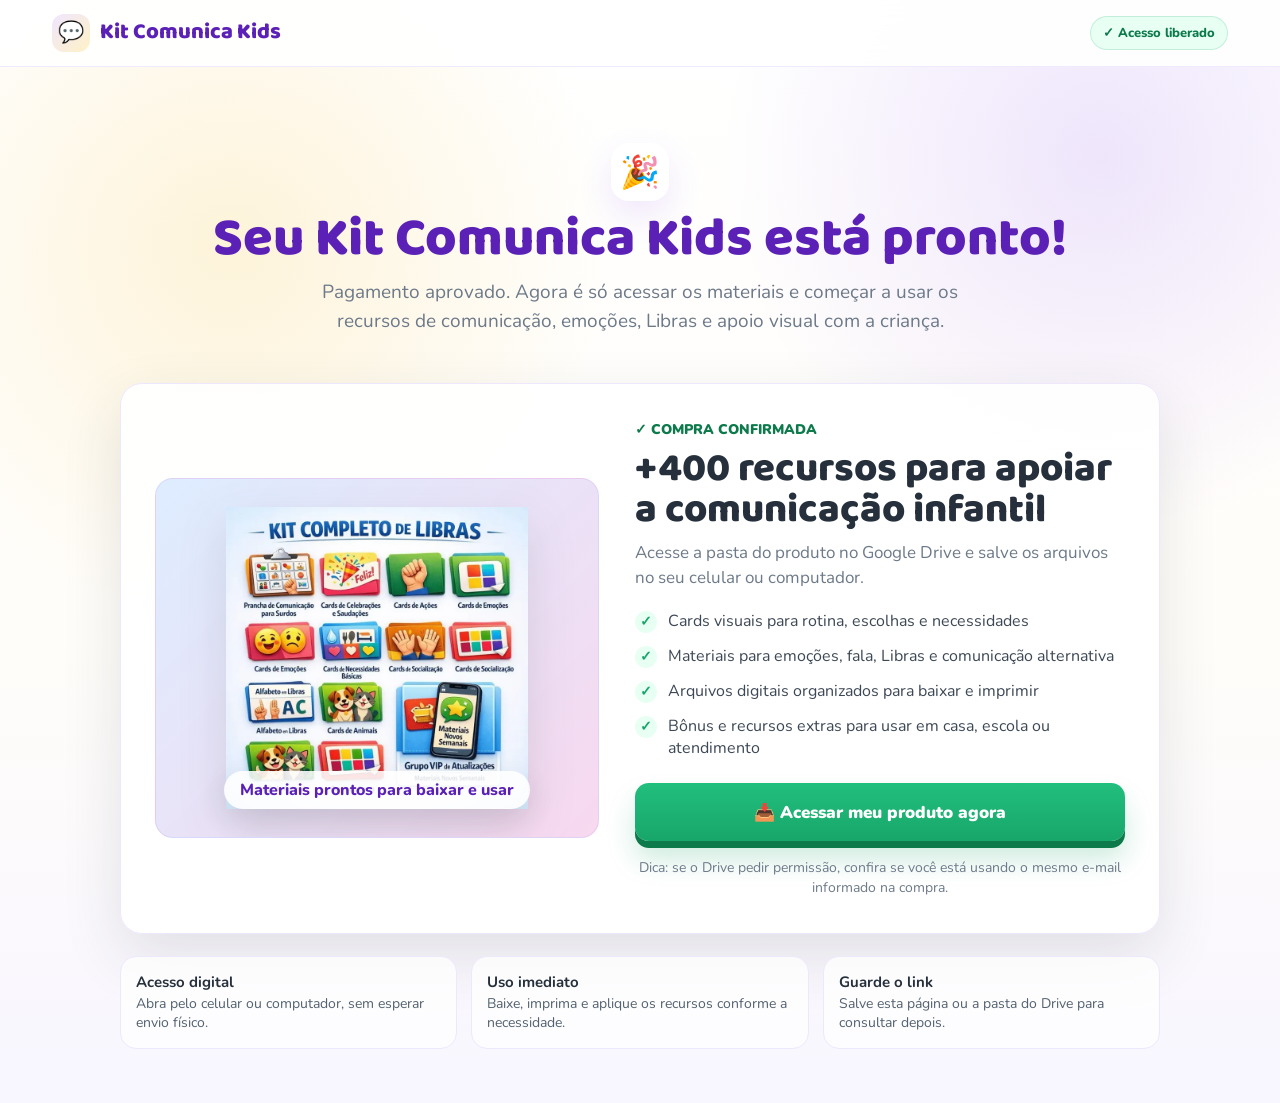
<file: wapm.html>
<!doctype html>
<html lang="pt-BR">
  <head>
    <meta charset="UTF-8" />
    <meta name="viewport" content="width=device-width, initial-scale=1.0" />
    <title>Acesso liberado | Kit Comunica Kids</title>
    <meta
      name="description"
      content="Seu acesso ao Kit Comunica Kids foi liberado. Clique no botao para acessar os materiais no Google Drive."
    />
    <meta property="og:type" content="website" />
    <meta property="og:title" content="Acesso liberado | Kit Comunica Kids" />
    <meta
      property="og:description"
      content="Seu pagamento foi aprovado e os materiais do Kit Comunica Kids ja estao disponiveis."
    />
    <meta name="twitter:card" content="summary_large_image" />
    <meta name="twitter:title" content="Acesso liberado | Kit Comunica Kids" />
    <meta
      name="twitter:description"
      content="Seu pagamento foi aprovado e os materiais do Kit Comunica Kids ja estao disponiveis."
    />
    <link rel="preconnect" href="https://fonts.googleapis.com" />
    <link rel="preconnect" href="https://fonts.gstatic.com" crossorigin />
    <link
      href="https://fonts.googleapis.com/css2?family=Baloo+2:wght@600;700;800&family=Nunito:wght@400;600;700;800&display=swap"
      rel="stylesheet"
    />
    <!-- Meta Pixel Code -->
    <script>
      !function(f,b,e,v,n,t,s){if(f.fbq)return;n=f.fbq=function(){n.callMethod?
      n.callMethod.apply(n,arguments):n.queue.push(arguments)};if(!f._fbq)f._fbq=n;
      n.push=n;n.loaded=!0;n.version='2.0';n.queue=[];t=b.createElement(e);t.async=!0;
      t.src=v;s=b.getElementsByTagName(e)[0];s.parentNode.insertBefore(t,s)}(window,
      document,'script','https://connect.facebook.net/en_US/fbevents.js');
      fbq('init', '2800417430342329');
      fbq('track', 'PageView');
    </script>
    <!-- End Meta Pixel Code -->
    <style>
      :root {
        --ink: #26303c;
        --muted: #6d7a89;
        --brand: #7c3aed;
        --brand-deep: #5b21b6;
        --green: #18a66a;
        --green-deep: #0c7a4b;
        --yellow: #f8c84d;
        --pink: #f7d8ef;
        --blue: #dcecff;
        --cream: #fffdf9;
        --line: #eee8ff;
        --shadow: 0 22px 60px rgba(38, 48, 60, 0.12);
      }

      * {
        box-sizing: border-box;
      }

      body {
        margin: 0;
        min-height: 100vh;
        background:
          radial-gradient(circle at 18% 22%, rgba(248, 200, 77, 0.2), transparent 28%),
          radial-gradient(circle at 86% 14%, rgba(124, 58, 237, 0.13), transparent 26%),
          linear-gradient(180deg, #fff 0%, var(--cream) 58%, #f8f6ff 100%);
        color: var(--ink);
        font-family: "Nunito", Arial, sans-serif;
      }

      a {
        color: inherit;
      }

      .topbar {
        position: sticky;
        top: 0;
        z-index: 10;
        display: flex;
        align-items: center;
        justify-content: space-between;
        gap: 16px;
        width: 100%;
        padding: 14px clamp(18px, 5vw, 52px);
        background: rgba(255, 255, 255, 0.9);
        border-bottom: 1px solid rgba(238, 232, 255, 0.9);
        backdrop-filter: blur(14px);
      }

      .brand {
        display: inline-flex;
        align-items: center;
        gap: 10px;
        min-width: 0;
        font-family: "Baloo 2", cursive;
        font-size: clamp(17px, 2.6vw, 22px);
        font-weight: 800;
        color: var(--brand-deep);
        line-height: 1.05;
      }

      .brand-mark {
        display: grid;
        flex: 0 0 38px;
        width: 38px;
        height: 38px;
        place-items: center;
        border-radius: 12px;
        background: linear-gradient(135deg, #efe6ff, #fff2c6);
        font-size: 21px;
      }

      .status {
        display: inline-flex;
        align-items: center;
        gap: 8px;
        flex: 0 0 auto;
        padding: 8px 13px;
        border-radius: 999px;
        background: #e8fff4;
        color: var(--green-deep);
        font-size: 13px;
        font-weight: 800;
        box-shadow: inset 0 0 0 1px rgba(24, 166, 106, 0.18);
      }

      main {
        width: min(1040px, calc(100% - 32px));
        margin: 0 auto;
        padding: clamp(34px, 7vw, 76px) 0 54px;
      }

      .hero {
        text-align: center;
      }

      .celebrate {
        display: inline-grid;
        width: 58px;
        height: 58px;
        place-items: center;
        margin-bottom: 12px;
        border-radius: 18px;
        background: #fff;
        box-shadow: 0 14px 34px rgba(124, 58, 237, 0.12);
        font-size: 32px;
      }

      h1 {
        margin: 0;
        color: var(--brand-deep);
        font-family: "Baloo 2", cursive;
        font-size: clamp(32px, 6.5vw, 54px);
        font-weight: 800;
        line-height: 0.98;
      }

      .subtitle {
        max-width: 680px;
        margin: 12px auto 0;
        color: var(--muted);
        font-size: clamp(16px, 2.8vw, 19px);
        line-height: 1.55;
      }

      .access-card {
        display: grid;
        grid-template-columns: minmax(0, 0.95fr) minmax(320px, 1.05fr);
        gap: clamp(22px, 4vw, 36px);
        align-items: center;
        margin-top: clamp(28px, 6vw, 46px);
        padding: clamp(18px, 4vw, 34px);
        border: 1px solid var(--line);
        border-radius: 22px;
        background: rgba(255, 255, 255, 0.94);
        box-shadow: var(--shadow);
      }

      .product-preview {
        position: relative;
        overflow: hidden;
        min-height: 360px;
        border-radius: 18px;
        background:
          linear-gradient(135deg, rgba(220, 236, 255, 0.92), rgba(247, 216, 239, 0.96)),
          #f4ecff;
        border: 1px solid rgba(124, 58, 237, 0.1);
      }

      .product-preview img {
        position: absolute;
        inset: 0;
        width: 100%;
        height: 100%;
        object-fit: contain;
        padding: 28px;
        filter: drop-shadow(0 18px 24px rgba(38, 48, 60, 0.12));
      }

      .preview-badge {
        position: absolute;
        left: 50%;
        bottom: 28px;
        transform: translateX(-50%);
        display: inline-flex;
        align-items: center;
        gap: 8px;
        width: max-content;
        max-width: calc(100% - 36px);
        padding: 10px 16px;
        border-radius: 999px;
        background: rgba(255, 255, 255, 0.88);
        color: var(--brand-deep);
        font-weight: 800;
        line-height: 1.15;
        text-align: center;
        box-shadow: 0 10px 28px rgba(38, 48, 60, 0.1);
      }

      .content {
        min-width: 0;
      }

      .eyebrow {
        display: inline-flex;
        align-items: center;
        gap: 8px;
        margin-bottom: 10px;
        color: var(--green-deep);
        font-size: 14px;
        font-weight: 900;
        text-transform: uppercase;
      }

      h2 {
        margin: 0;
        color: var(--ink);
        font-family: "Baloo 2", cursive;
        font-size: clamp(27px, 4.6vw, 40px);
        font-weight: 800;
        line-height: 1.04;
      }

      .description {
        margin: 8px 0 20px;
        color: var(--muted);
        font-size: 17px;
        line-height: 1.5;
      }

      .benefits {
        display: grid;
        gap: 13px;
        margin: 0 0 24px;
        padding: 0;
        list-style: none;
      }

      .benefits li {
        display: flex;
        gap: 11px;
        align-items: flex-start;
        color: #3d4856;
        font-size: 16px;
        line-height: 1.35;
      }

      .check {
        display: grid;
        flex: 0 0 22px;
        width: 22px;
        height: 22px;
        place-items: center;
        border-radius: 999px;
        background: #e8fff4;
        color: var(--green);
        font-size: 14px;
        font-weight: 900;
      }

      .cta {
        display: inline-flex;
        align-items: center;
        justify-content: center;
        gap: 10px;
        width: 100%;
        min-height: 58px;
        padding: 15px 22px;
        border-radius: 14px;
        background: linear-gradient(180deg, #21bf7e, var(--green));
        color: #fff;
        font-size: 17px;
        font-weight: 900;
        text-align: center;
        text-decoration: none;
        box-shadow: 0 7px 0 var(--green-deep), 0 18px 28px rgba(24, 166, 106, 0.22);
        transition: transform 160ms ease, box-shadow 160ms ease;
      }

      .cta:hover,
      .cta:focus-visible {
        transform: translateY(-2px);
        box-shadow: 0 9px 0 var(--green-deep), 0 22px 34px rgba(24, 166, 106, 0.26);
        outline: none;
      }

      .note {
        margin: 17px 0 0;
        color: var(--muted);
        font-size: 14px;
        line-height: 1.45;
        text-align: center;
      }

      .support {
        display: grid;
        grid-template-columns: repeat(3, minmax(0, 1fr));
        gap: 14px;
        margin-top: 22px;
      }

      .support-item {
        padding: 15px;
        border: 1px solid var(--line);
        border-radius: 16px;
        background: rgba(255, 255, 255, 0.78);
        color: #536170;
        font-size: 14px;
        line-height: 1.35;
      }

      .support-item strong {
        display: block;
        margin-bottom: 3px;
        color: var(--ink);
        font-size: 15px;
      }

      @media (max-width: 820px) {
        .access-card {
          grid-template-columns: 1fr;
          align-items: stretch;
        }

        .product-preview {
          min-height: 300px;
        }
      }

      @media (max-width: 560px) {
        .topbar {
          padding: 12px 16px;
        }

        .brand {
          max-width: 180px;
        }

        .brand-mark {
          width: 34px;
          height: 34px;
          flex-basis: 34px;
          font-size: 19px;
        }

        .status {
          padding: 7px 10px;
          font-size: 12px;
        }

        main {
          width: min(100% - 24px, 1040px);
          padding-top: 28px;
        }

        .access-card {
          margin-top: 24px;
          padding: 16px;
          border-radius: 18px;
        }

        .product-preview {
          min-height: 245px;
          border-radius: 15px;
        }

        .product-preview img {
          padding: 18px;
        }

        .preview-badge {
          bottom: 18px;
          padding: 9px 12px;
          font-size: 14px;
        }

        .support {
          grid-template-columns: 1fr;
        }
      }
    </style>
  </head>
  <body>
    <noscript>
      <img
        height="1"
        width="1"
        style="display:none"
        src="https://www.facebook.com/tr?id=2800417430342329&ev=PageView&noscript=1"
        alt=""
      />
    </noscript>

    <header class="topbar" aria-label="Confirmacao de acesso">
      <div class="brand">
        <span class="brand-mark" aria-hidden="true">💬</span>
        <span>Kit Comunica Kids</span>
      </div>
      <div class="status" aria-label="Pagamento aprovado">✓ Acesso liberado</div>
    </header>

    <main>
      <section class="hero" aria-labelledby="titulo-confirmacao">
        <div class="celebrate" aria-hidden="true">🎉</div>
        <h1 id="titulo-confirmacao">Seu Kit Comunica Kids está pronto!</h1>
        <p class="subtitle">
          Pagamento aprovado. Agora é só acessar os materiais e começar a usar os recursos de
          comunicação, emoções, Libras e apoio visual com a criança.
        </p>
      </section>

      <section class="access-card" aria-label="Acesso ao produto">
        <div class="product-preview">
          <img
            src="assets/kit-libras-completo-CGsa8Yle.webp"
            alt="Prévia dos materiais do Kit Comunica Kids"
          />
          <div class="preview-badge">Materiais prontos para baixar e usar</div>
        </div>

        <div class="content">
          <div class="eyebrow">✓ Compra confirmada</div>
          <h2>+400 recursos para apoiar a comunicação infantil</h2>
          <p class="description">
            Acesse a pasta do produto no Google Drive e salve os arquivos no seu celular ou
            computador.
          </p>

          <ul class="benefits">
            <li><span class="check">✓</span><span>Cards visuais para rotina, escolhas e necessidades</span></li>
            <li><span class="check">✓</span><span>Materiais para emoções, fala, Libras e comunicação alternativa</span></li>
            <li><span class="check">✓</span><span>Arquivos digitais organizados para baixar e imprimir</span></li>
            <li><span class="check">✓</span><span>Bônus e recursos extras para usar em casa, escola ou atendimento</span></li>
          </ul>

          <a
            class="cta"
            href="https://drive.google.com/drive/folders/1R0xCzihdHEWpkKXgTDzXlg90sAJD_-mz?usp=drive_link"
            target="_blank"
            rel="noopener noreferrer"
          >
            📥 Acessar meu produto agora
          </a>
          <p class="note">
            Dica: se o Drive pedir permissão, confira se você está usando o mesmo e-mail informado
            na compra.
          </p>
        </div>
      </section>

      <section class="support" aria-label="Informacoes importantes">
        <div class="support-item">
          <strong>Acesso digital</strong>
          Abra pelo celular ou computador, sem esperar envio físico.
        </div>
        <div class="support-item">
          <strong>Uso imediato</strong>
          Baixe, imprima e aplique os recursos conforme a necessidade.
        </div>
        <div class="support-item">
          <strong>Guarde o link</strong>
          Salve esta página ou a pasta do Drive para consultar depois.
        </div>
      </section>
    </main>
  </body>
</html>
</file>
